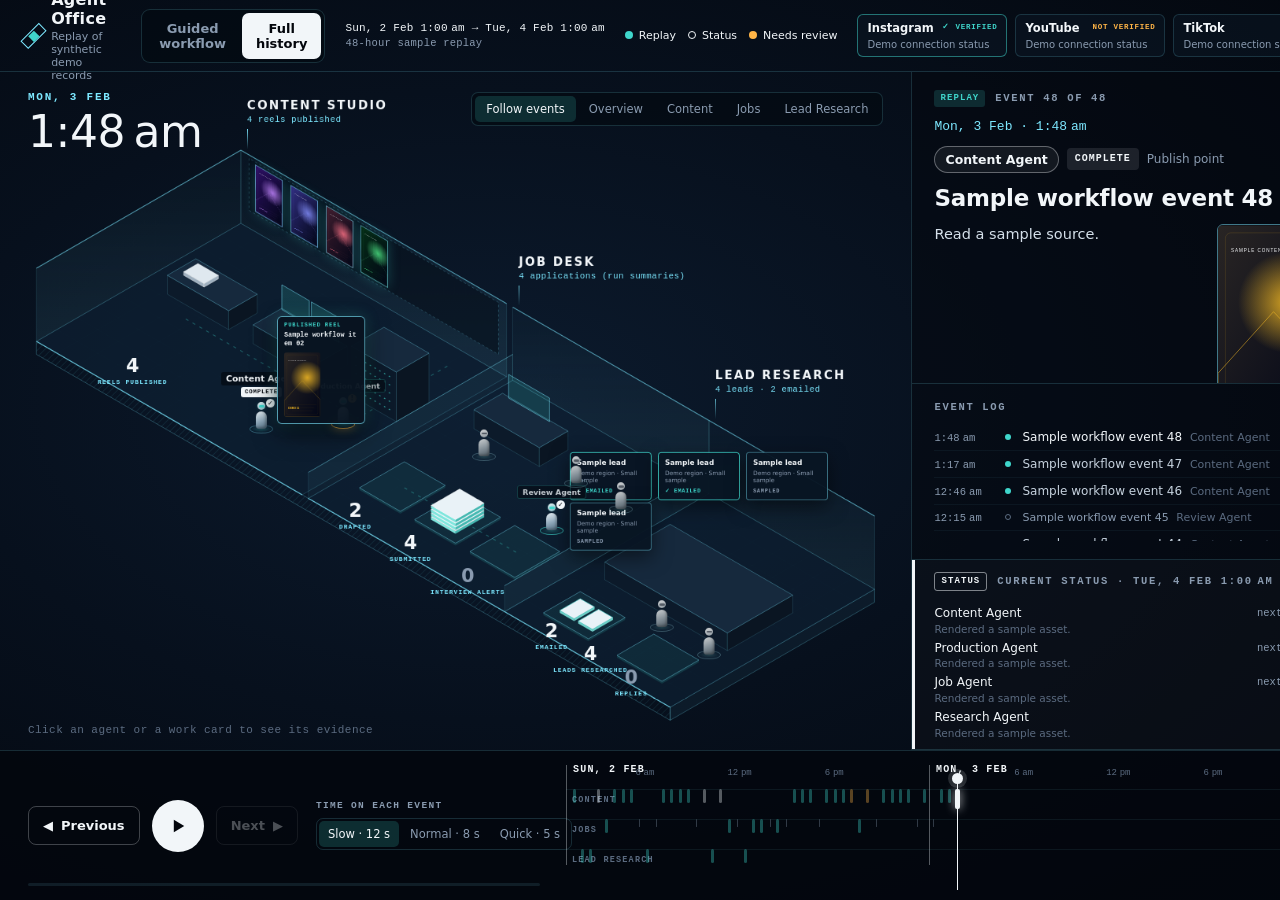
<file: public/index.html>
<!doctype html>
<html lang="en">
<head>
<meta charset="utf-8">
<meta name="viewport" content="width=device-width, initial-scale=1">
<title>Agent Office · Demo</title>
<link rel="stylesheet" href="office.css">
<link rel="stylesheet" href="app.css">
</head>
<body class="mode-full">
<div class="app">
  <header class="top">
    <div class="brand">
      <div class="mark"><span></span></div>
      <div>
        <div class="b1">Agent Office</div>
        <div class="b2">Replay of synthetic demo records</div>
      </div>
    </div>
    <div class="modes" role="tablist">
      <button data-mode="guided">Guided workflow</button>
      <button data-mode="full" class="on">Full history</button>
    </div>
    <div class="window" id="window"></div>
    <div class="legend">
      <span><i class="dot replay"></i>Replay</span>
      <span><i class="dot status"></i>Status <em id="statusAt"></em></span>
      <span><i class="dot review"></i>Needs review</span>
    </div>
    <div class="channels" id="channels"></div>
  </header>

  <main class="main">
    <section class="stage-wrap">
      <div id="stage" class="stage"></div>
      <div class="stage-hud">
        <div class="clock" id="clock"><div class="cd"></div><div class="ct"></div></div>
        <div class="viewbtns full-only">
          <button data-view="tour" class="on">Follow events</button>
          <button data-view="all">Overview</button>
          <button data-view="content">Content</button>
          <button data-view="jobs">Jobs</button>
          <button data-view="cleanic">Lead Research</button>
        </div>
      </div>
      <div class="stage-hint">Click an agent or a work card to see its evidence</div>
    </section>
    <aside class="panel">
      <div class="guided-only taskpick">
        <label for="task">Task</label>
        <select id="task"></select>
      </div>
      <div class="sec stepsec">
        <div class="sec-h"><span class="tag" id="steptag">Replay</span><span class="sec-t" id="stepof"></span><span class="sec-s" id="stepsrc"></span></div>
        <div id="stepcard" class="stepcard"></div>
      </div>
      <div class="sec list guided-only">
        <div class="sec-h"><span class="sec-t">Steps in this task</span></div>
        <ol id="steplist" class="steplist"></ol>
      </div>
      <div class="sec log full-only">
        <div class="sec-h"><span class="sec-t">Event log</span><span class="sec-s" id="logcount"></span></div>
        <ol id="log"></ol>
      </div>
      <div class="sec statussec full-only" id="statussec">
        <div class="sec-h"><span class="tag status">Status</span><span class="sec-t" id="statusTitle">Current status</span></div>
        <div id="status"></div>
      </div>
    </aside>
  </main>

  <footer class="bar">
    <div class="ctl">
      <button id="prev" class="nav" aria-label="Previous">◀<span>Previous</span></button>
      <button id="play" class="play" aria-label="Play">
        <svg viewBox="0 0 24 24" class="i-play"><path d="M7 4.5v15l12.5-7.5z"/></svg>
        <svg viewBox="0 0 24 24" class="i-pause"><path d="M6 4h4.2v16H6zM13.8 4H18v16h-4.2z"/></svg>
      </button>
      <button id="next" class="nav" aria-label="Next"><span>Next</span>▶</button>
      <div class="pace">
        <div class="pace-l" id="paceLabel">Auto-advance</div>
        <div class="seg" id="pace"></div>
      </div>
      <div class="dwell"><i id="dwell"></i></div>
    </div>
    <div class="tl-track" id="track">
      <div class="tl-days" id="days"></div>
      <div class="tl-lanes" id="lanes"></div>
      <div class="tl-head" id="head"><div class="tl-knob"></div></div>
    </div>
  </footer>
</div>
<script type="module" src="app.js"></script>
</body>
</html>
</file>
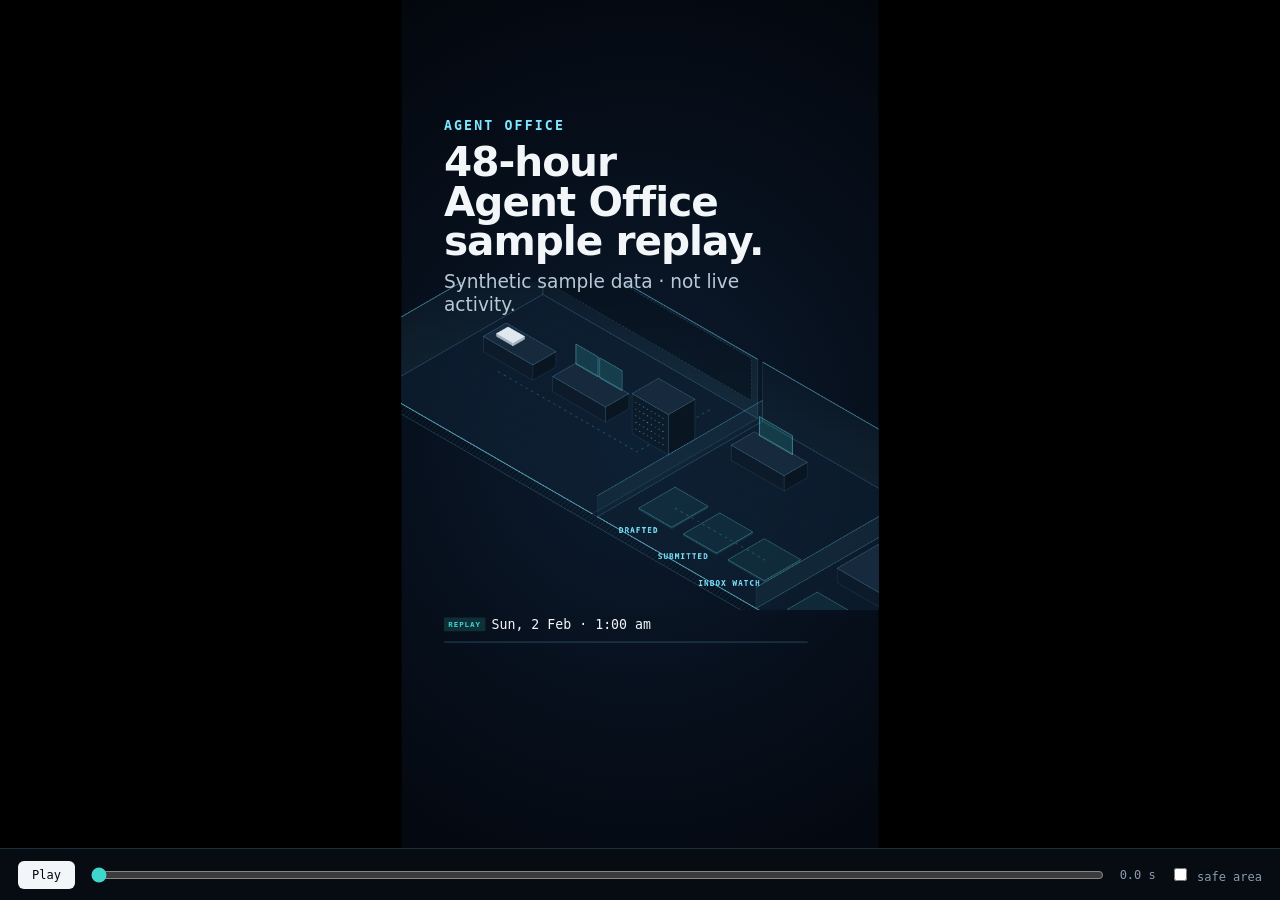
<file: public/reel.html>
<!doctype html>
<html lang="en">
<head>
<meta charset="utf-8">
<meta name="viewport" content="width=device-width, initial-scale=1">
<title>Agent Office · Reel Mode</title>
<link rel="stylesheet" href="office.css">
<link rel="stylesheet" href="reel.css">
</head>
<body>
<div id="fit">
  <div id="reel">
    <div id="office"></div>
    <div class="scrim" id="scrim"></div>

    <div class="txt" id="txt">
      <div class="kick" id="kick"></div>
      <div class="head" id="head"></div>
      <div class="sub" id="sub"></div>
    </div>

    <div class="v3" id="v3">
      <img src="thumbs/demo-feature.svg" alt="">
      <div class="v3m">
        <span class="tag disc">Found file</span>
        <div class="v3t">Sample video · demo render</div>
        <div class="v3d">Saved during the sample workflow</div>
        <span class="tag review">Demo status</span>
      </div>
    </div>

    <div class="sum" id="sum">
      <div class="sum-k">48 hours · synthetic sample</div>
      <div class="sum-r"><b id="s1"></b><span>reels posted</span></div>
      <div class="sum-r"><b id="s2"></b><span>job applications sent</span></div>
      <div class="sum-r"><b id="s3"></b><span>sample leads researched</span></div>
    </div>

    <div class="chip" id="chip"><span class="tag">Replay</span><span id="chipt"></span></div>
    <div class="bar"><i id="barfill"></i></div>

    <div class="safe" id="safe"><div class="st"></div><div class="sb"></div><div class="sl"></div><div class="sr"></div></div>
  </div>
</div>
<div class="ctl" id="ctl">
  <button id="pp">Play</button>
  <input id="scrub" type="range" min="0" max="29" step="0.01" value="0">
  <span id="tc">0.0 s</span>
  <label><input type="checkbox" id="safeT"> safe area</label>
</div>
<script type="module" src="reel.js"></script>
</body>
</html>
</file>
<file: public/office.css>
:root {
  --bg0: #03060c;
  --bg1: #07101d;
  --bg2: #0c1828;
  --line: rgba(125, 232, 255, .16);
  --teal: #3fd6cb;
  --cyan: #7de8ff;
  --white: #f2f6f9;
  --mute: #8a9bb0;
  --mute2: #5b6b80;
  --amber: #ffb547;
  --sans: -apple-system, "SF Pro Display", "Helvetica Neue", Inter, system-ui, sans-serif;
  --mono: ui-monospace, "SF Mono", Menlo, monospace;
}
* { box-sizing: border-box; }
html, body { margin: 0; height: 100%; background: var(--bg0); color: var(--white); font-family: var(--sans); -webkit-font-smoothing: antialiased; }

/* ---------- office (shared) ---------- */
.ofc-viewport { position: relative; overflow: hidden; }
.ofc-world { position: absolute; left: 0; top: 0; transform-origin: 0 0; will-change: transform; }
.ofc-world.ease { transition: transform 1.3s cubic-bezier(.6, .02, .2, 1); }
.ofc-svg { position: absolute; inset: 0; overflow: visible; }
.ofc-overlay { position: absolute; inset: 0; }

.grid line { stroke: rgba(125, 232, 255, .045); stroke-width: .7; }
.slab-cut { fill: url(#hatch); stroke: rgba(125, 232, 255, .35); stroke-width: .8; }
.slab-cut.side { fill: rgba(30, 60, 80, .25); }
.room { transition: opacity .9s ease; }
.room .floor { fill: rgba(16, 34, 54, .62); stroke: rgba(125, 232, 255, .22); stroke-width: .8; transition: fill .9s; }
.room .pool { opacity: 0; transition: opacity 1s; }
.room.lit .pool { opacity: 1; }
.room.lit .floor { fill: rgba(22, 52, 72, .72); stroke: rgba(125, 232, 255, .55); }
.room.dim { opacity: .28; }
.room .wall { fill: url(#wallg); stroke: rgba(125, 232, 255, .2); stroke-width: .7; }
.room .wall-top { stroke: rgba(125, 232, 255, .55); stroke-width: 1.1; }
.room .edge { stroke: rgba(125, 232, 255, .7); stroke-width: 1.3; }
.partition .glass { fill: rgba(125, 232, 255, .05); stroke: rgba(125, 232, 255, .2); stroke-width: .6; }
.partition .glass-top { stroke: rgba(125, 232, 255, .4); stroke-width: .9; }
.furn .f-top, .rack .f-top { fill: #16293d; stroke: rgba(125, 232, 255, .45); stroke-width: .7; }
.furn .f-front, .rack .f-front { fill: #0c1a2a; stroke: rgba(125, 232, 255, .25); stroke-width: .6; }
.furn .f-side, .rack .f-side { fill: #0a1522; stroke: rgba(125, 232, 255, .25); stroke-width: .6; }
.paper polygon { fill: #dfe8ef; stroke: #fff; stroke-width: .4; }
.paper .f-front, .paper .f-side { fill: #9fb0bf; }
.screen { fill: rgba(63, 214, 203, .16); stroke: rgba(125, 232, 255, .65); stroke-width: .8; }
.room.lit .screen { fill: rgba(63, 214, 203, .32); }
.led { stroke: rgba(63, 214, 203, .7); stroke-width: 1.2; stroke-dasharray: 2 5; }
.room.lit .led { animation: led 1.2s linear infinite; }
@keyframes led { to { stroke-dashoffset: -14; } }
.wallframe { fill: rgba(5, 12, 22, .55); stroke: rgba(125, 232, 255, .3); stroke-width: .7; stroke-dasharray: 3 3; }
.flow { fill: none; stroke: rgba(63, 214, 203, .35); stroke-width: 1.2; stroke-dasharray: 4 6; }
.room.lit .flow { stroke: rgba(63, 214, 203, .8); animation: led 1.6s linear infinite; }
.pad .f-top { fill: rgba(63, 214, 203, .08); stroke: rgba(125, 232, 255, .5); stroke-width: .8; }
.pad .f-front, .pad .f-side { fill: rgba(63, 214, 203, .15); stroke: none; }
.slabitem .f-top { fill: #e9f2f7; stroke: #fff; stroke-width: .4; }
.slabitem .f-front { fill: #7fe6dd; }
.slabitem .f-side { fill: #46b9b2; }
.envelope .f-top { fill: #e9f2f7; stroke: var(--teal); stroke-width: .6; }
.envelope .f-front, .envelope .f-side { fill: #6fcfc7; }
.radar .ring { fill: none; stroke: var(--teal); stroke-width: 1; opacity: 0; }
.radar.on .ring { animation: ping 1.6s ease-out; }
.radar.on .ring:nth-child(2) { animation-delay: .2s; }
.radar.on .ring:nth-child(3) { animation-delay: .4s; }
@keyframes ping { 0% { opacity: .9; transform: scale(.4); } 100% { opacity: 0; transform: scale(1.6); } }
.radar .ring { transform-box: fill-box; transform-origin: center; }

/* overlay pins */
.pin { position: absolute; transition: opacity .8s ease; }
.pin-bottom { transform: translate(-50%, -100%); }
.pin-center { transform: translate(-50%, -50%); }
[data-area].dim { filter: opacity(.07) saturate(.3); }
.pin, .wallthumb { transition: opacity .8s ease, filter .9s ease; }
.room-label { pointer-events: none; white-space: nowrap; text-align: left; }
.room-label .rl-name { font-size: 15px; font-weight: 650; letter-spacing: .14em; text-transform: uppercase; color: var(--white); }
.room-label .rl-stat { font-size: 11px; color: var(--cyan); font-family: var(--mono); margin-top: 3px; letter-spacing: .04em; }
.room-label::after { content: ""; display: block; width: 1px; height: 26px; margin: 6px 0 0 0; background: linear-gradient(var(--cyan), transparent); }

.tag { display: inline-block; font: 600 9px/1 var(--mono); letter-spacing: .12em; text-transform: uppercase; padding: 4px 6px; border-radius: 3px; background: rgba(63, 214, 203, .16); color: var(--teal); }
.tag.review { background: rgba(255, 181, 71, .16); color: var(--amber); }
.tag.disc { background: rgba(242, 246, 249, .1); color: var(--white); }
.tag.status { background: transparent; border: 1px solid rgba(242, 246, 249, .5); color: var(--white); }

/* objects */
.page { width: 118px; padding: 9px 10px 11px; background: #eef4f8; color: #0b1622; border-radius: 3px; font-size: 9.5px; line-height: 1.32; box-shadow: 0 10px 30px rgba(0, 0, 0, .55); }
.page b { display: block; font: 700 7px/1 var(--mono); letter-spacing: .14em; color: #2a8f8a; margin-bottom: 5px; }
.thumbcard { width: 66px; border-radius: 4px; overflow: hidden; background: #000; border: 1px solid rgba(125, 232, 255, .6); box-shadow: 0 0 0 1px rgba(0, 0, 0, .6), 0 12px 32px rgba(0, 0, 0, .6), 0 0 22px rgba(63, 214, 203, .25); }
.thumbcard img { display: block; width: 100%; aspect-ratio: 9/16; object-fit: cover; }
.thumbcard.wide { width: 128px; }
.thumbcard.wide img { aspect-ratio: 16/9; }
.thumbcard.review { border-color: var(--amber); box-shadow: 0 12px 32px rgba(0, 0, 0, .6), 0 0 22px rgba(255, 181, 71, .25); }
.thumbcard .cap { font: 600 7.5px/1.25 var(--sans); padding: 4px 5px; background: #08121e; color: var(--white); }
.wallthumb { position: absolute; transform-origin: 0 0; transform: skewY(30deg); background-size: cover; background-position: center; border: 1px solid rgba(125, 232, 255, .55); box-shadow: 0 0 14px rgba(63, 214, 203, .25); transition: opacity .6s; }
.counter { pointer-events: none; text-align: center; white-space: nowrap; }
.counter .n { font: 700 24px/1 var(--sans); color: var(--white); font-variant-numeric: tabular-nums; }
.counter .l { font: 600 8px/1.2 var(--mono); letter-spacing: .14em; text-transform: uppercase; color: var(--cyan); margin-top: 4px; }
.counter.zero .n { color: var(--mute); }
.leadcard { width: 104px; padding: 7px 8px; border-radius: 4px; background: rgba(9, 22, 36, .94); border: 1px solid rgba(125, 232, 255, .45); font-size: 8.5px; line-height: 1.3; color: var(--white); box-shadow: 0 8px 24px rgba(0, 0, 0, .5); transition: opacity .5s, transform .5s; }
.leadcard .k { font-weight: 650; font-size: 9px; }
.leadcard .m { color: var(--mute); font-size: 7.5px; margin-top: 2px; }
.leadcard .o { margin-top: 5px; font: 600 7px/1 var(--mono); letter-spacing: .1em; text-transform: uppercase; color: var(--mute); }
.leadcard.emailed { border-color: var(--teal); }
.leadcard.emailed .o { color: var(--teal); }
.flyer { position: absolute; transition: left 1.1s cubic-bezier(.5, 0, .2, 1), top 1.1s cubic-bezier(.5, 0, .2, 1), opacity .4s; z-index: 5; }
</file>
<file: public/app.css>
body { overflow: hidden; }
.app { height: 100vh; display: grid; grid-template-rows: 72px 1fr 150px; background:
  radial-gradient(1200px 700px at 38% 45%, #0c1b2e 0%, var(--bg1) 45%, var(--bg0) 100%); }
button { font: inherit; color: inherit; background: none; border: 0; cursor: pointer; }

/* header */
.top { display: flex; align-items: center; gap: 28px; padding: 0 28px; border-bottom: 1px solid var(--line); }
.brand { display: flex; align-items: center; gap: 12px; min-width: 250px; }
.mark { width: 26px; height: 26px; border: 1.5px solid var(--cyan); transform: rotate(45deg); display: grid; place-items: center; }
.mark span { width: 8px; height: 8px; background: var(--teal); }
.b1 { font-weight: 700; font-size: 16px; letter-spacing: .02em; }
.b2 { font-size: 11px; color: var(--mute); margin-top: 2px; }
.window { font: 500 12px/1.35 var(--mono); color: var(--white); letter-spacing: .02em; }
.window em { font-style: normal; color: var(--mute); display: block; font-size: 10.5px; }
.legend { display: flex; gap: 16px; font-size: 11.5px; color: var(--white); margin-left: auto; }
.legend em { font-style: normal; color: var(--mute); margin-left: 4px; }
.dot { display: inline-block; width: 8px; height: 8px; border-radius: 50%; margin-right: 6px; vertical-align: 0; }
.dot.replay { background: var(--teal); }
.dot.status { border: 1.5px solid var(--white); }
.dot.review { background: var(--amber); }
.channels { display: flex; gap: 8px; }
.ch { width: 158px; padding: 7px 10px; border: 1px solid var(--line); border-radius: 6px; background: rgba(10, 22, 36, .6); }
.ch .r1 { display: flex; align-items: center; justify-content: space-between; font-size: 11.5px; font-weight: 650; }
.ch .st { font: 600 8.5px/1 var(--mono); letter-spacing: .1em; text-transform: uppercase; }
.ch .r2 { font-size: 10px; color: var(--mute); margin-top: 4px; white-space: nowrap; overflow: hidden; text-overflow: ellipsis; }
.ch.verified { border-color: rgba(63, 214, 203, .5); }
.ch.verified .st { color: var(--teal); }
.ch.unverified .st { color: var(--amber); }
.ch.none .st { color: var(--mute2); }

/* main */
.main { display: grid; grid-template-columns: 1fr 440px; min-height: 0; }
.stage-wrap { position: relative; min-width: 0; }
.stage { position: absolute; inset: 0; }
.stage-hud { position: absolute; left: 28px; right: 28px; top: 20px; display: flex; justify-content: space-between; align-items: flex-start; pointer-events: none; }
.clock { pointer-events: none; }
.clock .cd { font: 600 11px/1 var(--mono); letter-spacing: .16em; color: var(--cyan); text-transform: uppercase; }
.clock .ct { font: 300 44px/1.05 var(--sans); letter-spacing: -.01em; margin-top: 6px; font-variant-numeric: tabular-nums; }
.viewbtns { pointer-events: auto; display: flex; gap: 2px; padding: 3px; border: 1px solid var(--line); border-radius: 7px; background: rgba(4, 10, 18, .7); }
.viewbtns button { font-size: 11.5px; padding: 6px 11px; border-radius: 5px; color: var(--mute); }
.viewbtns button.on { background: rgba(63, 214, 203, .16); color: var(--white); }

/* panel */
.panel { border-left: 1px solid var(--line); display: flex; flex-direction: column; min-height: 0; background: rgba(4, 9, 16, .55); }
.sec { padding: 18px 22px; border-bottom: 1px solid var(--line); }
.sec-h { display: flex; align-items: center; gap: 10px; margin-bottom: 12px; }
.sec-t { font: 600 10.5px/1 var(--mono); letter-spacing: .16em; text-transform: uppercase; color: var(--mute); }
.sec-s { margin-left: auto; font: 500 10.5px/1 var(--mono); color: var(--mute2); }
.nowcard { min-height: 188px; }
.nc-time { font: 500 12px/1 var(--mono); color: var(--cyan); letter-spacing: .04em; }
.nc-area { font: 600 10px/1 var(--mono); letter-spacing: .14em; text-transform: uppercase; color: var(--mute); margin-top: 10px; }
.nc-title { font-size: 21px; font-weight: 650; margin-top: 6px; line-height: 1.2; }
.nc-row { display: flex; gap: 14px; margin-top: 12px; align-items: flex-start; }
.nc-out { font-size: 13.5px; line-height: 1.42; color: #d5e0ea; flex: 1; }
.nc-thumb { width: 64px; border-radius: 4px; border: 1px solid rgba(125, 232, 255, .45); }
.nc-thumb.wide { width: 118px; }
.nc-note { margin-top: 8px; font-size: 12px; color: var(--amber); }
.nc-src { margin-top: 10px; font: 500 9.5px/1.4 var(--mono); color: var(--mute2); }
.nc-empty { color: var(--mute); font-size: 13px; line-height: 1.5; }
.log { flex: 1; min-height: 0; display: flex; flex-direction: column; }
.log ol { list-style: none; margin: 0; padding: 0; overflow: auto; flex: 1; }
.log li { display: grid; grid-template-columns: 62px 8px 1fr; gap: 9px; align-items: baseline; padding: 6px 0; font-size: 12px; color: #c6d2de; border-bottom: 1px solid rgba(125, 232, 255, .05); cursor: pointer; }
.log li .lt { font: 500 10.5px/1 var(--mono); color: var(--mute); }
.log li .ld { width: 6px; height: 6px; border-radius: 50%; background: var(--teal); transform: translateY(-1px); }
.log li.minor { color: var(--mute); font-size: 11px; }
.log li.minor .ld { background: transparent; border: 1px solid var(--mute2); }
.log li.review .ld { background: var(--amber); }
.log li.disc .ld { background: var(--white); }
.log li.cur { color: var(--white); }
.statussec { background: rgba(242, 246, 249, .02); }
.statussec.hl { box-shadow: inset 3px 0 0 var(--white); }
.st-ag { display: grid; grid-template-columns: 1fr auto; gap: 2px 10px; padding: 6px 0; font-size: 12px; }
.st-ag .n { color: var(--white); }
.st-ag .s { font: 500 10.5px/1.4 var(--mono); color: var(--mute); text-align: right; }
.st-ag .d { grid-column: 1 / -1; font-size: 10.5px; color: var(--mute2); }
.st-ag.off .s { color: var(--mute2); }
.st-rev { margin-top: 10px; padding-top: 10px; border-top: 1px dashed rgba(255, 181, 71, .25); }
.st-rev div { font-size: 12px; color: var(--amber); padding: 3px 0 3px 14px; position: relative; }
.st-rev div::before { content: ""; position: absolute; left: 0; top: 9px; width: 6px; height: 6px; border-radius: 50%; background: var(--amber); }

/* timeline */

.tl-controls { display: flex; flex-direction: column; justify-content: center; gap: 8px; padding: 0 22px 0 28px; }
.play { width: 44px; height: 44px; border-radius: 50%; background: var(--white); color: var(--bg0); display: grid; place-items: center; }
.play svg { width: 18px; height: 18px; fill: currentColor; }
.play .i-pause, .playing .play .i-play { display: none; }
.playing .play .i-pause { display: block; }
.tl-controls .row { display: flex; gap: 8px; align-items: center; }
.speed, .toend { font: 500 10.5px/1 var(--mono); color: var(--mute); padding: 6px 8px; border: 1px solid var(--line); border-radius: 5px; text-align: left; }
.toend:hover, .speed:hover { color: var(--white); }
.tl-track { position: relative; margin: 14px 28px 16px 6px; cursor: pointer; user-select: none; }
.tl-days { position: absolute; left: 0; right: 0; top: 0; height: 18px; }
.tl-day { position: absolute; top: 0; font: 600 10px/1 var(--mono); letter-spacing: .12em; text-transform: uppercase; color: var(--white); padding-left: 6px; border-left: 1px solid rgba(242, 246, 249, .35); height: 100px; }
.tl-hour { position: absolute; top: 4px; font: 500 9px/1 var(--mono); color: var(--mute2); transform: translateX(-50%); }
.tl-night { position: absolute; top: 18px; bottom: 0; background: rgba(0, 0, 0, .35); }
.tl-lanes { position: absolute; left: 0; right: 0; top: 24px; bottom: 0; }
.lane { position: absolute; left: 0; right: 0; height: 22px; border-top: 1px solid rgba(125, 232, 255, .07); }
.lane .ln { position: absolute; left: 6px; top: 6px; font: 600 8.5px/1 var(--mono); letter-spacing: .14em; text-transform: uppercase; color: var(--mute2); pointer-events: none; }
.tick { position: absolute; top: 4px; width: 3px; height: 14px; margin-left: -1.5px; border-radius: 2px; background: var(--teal); opacity: .85; }
.tick.minor { width: 1px; margin-left: 0; height: 8px; top: 7px; background: var(--mute); opacity: .7; }
.tick.review { background: var(--amber); }
.tick.disc { background: var(--white); }
.tick.past { opacity: .35; }
.tl-head { position: absolute; top: 14px; bottom: -4px; width: 0; border-left: 1.5px solid var(--white); pointer-events: none; }
.tl-knob { position: absolute; left: -6px; top: -6px; width: 11px; height: 11px; border-radius: 50%; background: var(--white); box-shadow: 0 0 0 4px rgba(242, 246, 249, .15); }
.tl-end { position: absolute; right: -1px; top: 18px; bottom: 0; border-right: 1.5px dashed rgba(242, 246, 249, .55); }
.tl-endlab { display: none; position: absolute; right: 4px; top: 82px; font: 600 9px/1 var(--mono); letter-spacing: .12em; color: var(--white); }

/* ---------- modes ---------- */
.modes { display: flex; padding: 3px; gap: 2px; border: 1px solid var(--line); border-radius: 9px; background: rgba(4, 10, 18, .7); }
.modes button { font-size: 13px; font-weight: 600; padding: 8px 14px; border-radius: 7px; color: var(--mute); }
.modes button.on { background: var(--white); color: var(--bg0); }
.mode-guided .full-only, .mode-full .guided-only { display: none !important; }
.stage-hint { position: absolute; left: 28px; bottom: 14px; font: 500 11px/1 var(--mono); color: var(--mute2); letter-spacing: .04em; }
.clock .ct.small { font-size: 26px; margin-top: 10px; }

/* ---------- panel ---------- */
.taskpick { padding: 16px 22px 0; }
.taskpick label { display: block; font: 600 10.5px/1 var(--mono); letter-spacing: .16em; text-transform: uppercase; color: var(--mute); margin-bottom: 8px; }
.taskpick select { width: 100%; font: 600 14px var(--sans); color: var(--white); background: #0b1626; border: 1px solid rgba(125, 232, 255, .3); border-radius: 7px; padding: 10px 12px; }
.stepsec { overflow: auto; flex: 0 1 auto; max-height: 64%; }
.mode-full .stepsec { max-height: 52%; }
.stepcard { font-size: 14px; }
.sc-time { font: 500 13px/1.3 var(--mono); color: var(--cyan); }
.sc-who { display: flex; flex-wrap: wrap; gap: 8px; align-items: center; margin-top: 10px; }
.chip-agent { font: 650 12.5px var(--sans); color: var(--white); padding: 5px 10px; border-radius: 20px; border: 1px solid rgba(242, 246, 249, .35); background: rgba(242, 246, 249, .06); }
.chip-agent:hover { border-color: var(--cyan); }
.chip-agent.you { border-style: dashed; }
.chip-state { font: 600 10px/1 var(--mono); letter-spacing: .1em; text-transform: uppercase; padding: 6px 8px; border-radius: 4px; background: rgba(63, 214, 203, .15); color: var(--teal); }
.chip-state.st-handoff { background: rgba(125, 232, 255, .16); color: var(--cyan); }
.chip-state.st-complete { background: rgba(242, 246, 249, .1); color: var(--white); }
.chip-state.st-waiting { background: rgba(138, 155, 176, .12); color: var(--mute); }
.chip-state.st-review { background: rgba(255, 181, 71, .16); color: var(--amber); }
.sc-where { font-size: 12px; color: var(--mute); }
.sc-title { font-size: 23px; font-weight: 680; line-height: 1.2; margin-top: 12px; letter-spacing: -.01em; }
.sc-row { display: flex; gap: 16px; align-items: flex-start; margin-top: 12px; }
.sc-detail { flex: 1; font-size: 14.5px; line-height: 1.5; color: #d5e0ea; }
.sc-prev { width: 112px; border-radius: 6px; border: 1px solid rgba(125, 232, 255, .5); aspect-ratio: 9/16; object-fit: cover; flex: none; }
.sc-prev.wide { width: 100%; aspect-ratio: 16/9; }
.sc-row:has(.sc-prev.wide) { flex-direction: column; }
.sc-quote { flex: 0 0 150px; font-size: 13px; line-height: 1.4; color: #0b1622; background: #eef4f8; padding: 12px; border-radius: 4px; }
.sc-ho { margin-top: 14px; padding: 12px 14px; border-radius: 8px; border: 1px solid rgba(125, 232, 255, .35); background: rgba(125, 232, 255, .06); }
.sc-ho-h { font: 600 10.5px/1.3 var(--mono); letter-spacing: .1em; text-transform: uppercase; color: var(--cyan); }
.sc-ho-w { font: 600 13px/1.3 var(--mono); margin-top: 6px; }
.sc-ho-b { font-size: 12.5px; color: #b9c8d6; margin-top: 6px; line-height: 1.45; }
.sc-note { margin-top: 12px; font-size: 13px; line-height: 1.45; color: #ffd9a0; padding: 10px 12px; border-left: 3px solid var(--amber); background: rgba(255, 181, 71, .07); }
.sc-note b { display: block; font: 600 10px/1 var(--mono); letter-spacing: .12em; text-transform: uppercase; color: var(--amber); margin-bottom: 5px; }
.sc-ev { margin-top: 14px; }
.sc-ev summary { cursor: pointer; font: 600 10.5px/1 var(--mono); letter-spacing: .14em; text-transform: uppercase; color: var(--mute); }
.sc-ev dl, .ag-dl { display: grid; grid-template-columns: 110px 1fr; gap: 6px 12px; margin: 10px 0 0; font-size: 12.5px; }
.sc-ev dt, .ag-dl dt { color: var(--mute); }
.sc-ev dd, .ag-dl dd { margin: 0; color: #d5e0ea; word-break: break-word; }
.sc-ev a { color: var(--cyan); }
.ag-evs { list-style: none; padding: 0; margin: 12px 0; max-height: 220px; overflow: auto; font-size: 12.5px; }
.ag-evs li { padding: 5px 0; border-bottom: 1px solid rgba(125, 232, 255, .06); cursor: pointer; color: #c6d2de; }
.ag-evs li span { font: 500 11px var(--mono); color: var(--cyan); margin-right: 8px; }
.back { font: 600 12px var(--sans); color: var(--cyan); }
.steplist { list-style: none; margin: 0; padding: 0; }
.steplist li { display: grid; grid-template-columns: 26px 1fr auto; gap: 10px; align-items: center; padding: 8px 0; font-size: 13px; color: var(--mute); cursor: pointer; border-bottom: 1px solid rgba(125, 232, 255, .06); }
.steplist .n { width: 22px; height: 22px; border-radius: 50%; border: 1px solid var(--mute2); display: grid; place-items: center; font: 600 11px var(--mono); }
.steplist .w { font: 500 11px var(--mono); color: var(--mute2); }
.steplist li.done { color: #c6d2de; } .steplist li.done .n { background: rgba(63, 214, 203, .2); border-color: var(--teal); color: var(--teal); }
.steplist li.cur { color: var(--white); font-weight: 600; } .steplist li.cur .n { background: var(--white); color: var(--bg0); border-color: var(--white); }
.steplist li.rev .n { border-color: var(--amber); }
.log li em { font-style: normal; color: var(--mute2); font-size: 11px; margin-left: 4px; }

/* ---------- bottom bar ---------- */
.bar { display: grid; grid-template-columns: 560px 1fr; border-top: 1px solid var(--line); background: rgba(3, 7, 13, .85); }
.ctl { display: flex; align-items: center; gap: 12px; padding: 0 20px 0 28px; position: relative; }
.nav { display: flex; gap: 8px; align-items: center; font: 600 13px var(--sans); color: var(--white); padding: 11px 14px; border-radius: 8px; border: 1px solid rgba(242, 246, 249, .25); }
.nav:disabled { opacity: .3; cursor: default; }
.nav:not(:disabled):hover { border-color: var(--white); }
.play { width: 52px; height: 52px; border-radius: 50%; background: var(--white); color: var(--bg0); display: grid; place-items: center; flex: none; }
.play svg { width: 20px; height: 20px; fill: currentColor; }
.play .i-pause, .playing .play .i-play { display: none; }
.playing .play .i-pause { display: block; }
.pace { margin-left: 6px; }
.pace-l { font: 600 9.5px/1 var(--mono); letter-spacing: .14em; text-transform: uppercase; color: var(--mute); margin-bottom: 7px; }
.seg { display: flex; gap: 2px; padding: 2px; border: 1px solid var(--line); border-radius: 7px; }
.seg button { font: 500 11.5px var(--sans); color: var(--mute); padding: 6px 9px; border-radius: 5px; white-space: nowrap; }
.seg button.on { background: rgba(63, 214, 203, .18); color: var(--white); }
.dwell { position: absolute; left: 28px; right: 20px; bottom: 14px; height: 3px; background: rgba(125, 232, 255, .1); border-radius: 2px; }
.dwell i { position: absolute; left: 0; top: 0; bottom: 0; background: var(--teal); border-radius: 2px; }
.tl-track { margin: 14px 28px 14px 6px; }
.lane { height: 22px; }
.tick.in { opacity: 1 !important; height: 20px; top: 1px; width: 5px; margin-left: -2.5px; background: var(--white); box-shadow: 0 0 10px rgba(242, 246, 249, .8); }
.mode-guided .tl-track { opacity: .75; }
.tl-head { transition: left .7s cubic-bezier(.5, 0, .2, 1); }

/* Subtle workstation activity keeps the whole room alive during history replay. */
.room .screen { animation: screen-scan 4.8s ease-in-out infinite; }
.room .screen:nth-of-type(2n) { animation-delay: -2.1s; }
@keyframes screen-scan { 50% { fill: rgba(63, 214, 203, .26); filter: drop-shadow(0 0 4px rgba(63, 214, 203, .28)); } }

/* ---------- agents ---------- */
.agent { position: absolute; padding: 0; background: none; border: 0; cursor: pointer; display: flex; flex-direction: column; align-items: center;
  transition: left 1.4s cubic-bezier(.55, 0, .25, 1), top 1.4s cubic-bezier(.55, 0, .25, 1), opacity .6s, filter .8s; z-index: 3; }
.agent .ag-fig { position: relative; width: 16px; height: 34px; }
.agent .ag-head { position: absolute; left: 3px; top: 0; width: 10px; height: 10px; border-radius: 50%; background: linear-gradient(160deg, #f4f8fb, #9db3c4); }
.agent .ag-head::after { content: ""; position: absolute; left: 2px; right: 1px; top: 4px; height: 2.5px; border-radius: 2px; background: var(--teal); box-shadow: 0 0 5px var(--teal); }
.agent .ag-body { position: absolute; left: 1px; top: 12px; width: 14px; height: 22px; border-radius: 7px 7px 4px 4px; background: linear-gradient(160deg, #e8f0f5 0%, #8ea7b9 55%, #4f6a7e 100%); box-shadow: inset -2px -2px 3px rgba(0, 0, 0, .25); }
.agent .ag-badge { position: absolute; right: -9px; top: -4px; width: 11px; height: 11px; border-radius: 50%; display: none; font: 700 8px/11px var(--sans); text-align: center; color: var(--bg0); }
.agent .ag-base { width: 30px; height: 11px; margin-top: -5px; border-radius: 50%; border: 1.5px solid rgba(125, 232, 255, .35); background: radial-gradient(rgba(63, 214, 203, .25), transparent 70%); }
.agent .ag-label { position: absolute; bottom: 100%; margin-bottom: 6px; white-space: nowrap; text-align: center; pointer-events: none; display: flex; flex-direction: column; align-items: center; gap: 2px; }
.agent .ag-label b { font: 650 9.5px var(--sans); color: var(--white); background: rgba(5, 12, 22, .85); padding: 2px 6px; border-radius: 3px; }
.agent .ag-label .ag-state { display: none; font: 600 7.5px/1 var(--mono); letter-spacing: .1em; text-transform: uppercase; padding: 3px 5px; border-radius: 3px; }
.agent.active .ag-label .ag-state { display: block; }
.agent.active .ag-label b { font-size: 11px; }
.agent.st-waiting { filter: grayscale(.45) brightness(.86); }
.agent.recent .ag-label { display: flex !important; opacity: 1; }
.agent.recent .ag-label b { border: 1px solid rgba(63, 214, 203, .28); }
.agent.recent.st-complete .ag-base { border-color: rgba(63, 214, 203, .65); animation: agpulse 2.8s ease-in-out infinite; }
.agent.recent .ag-fig { animation: agbob 3.2s ease-in-out infinite; }
.agent.active.recent .ag-fig { animation-duration: 1.1s; }
.agent.st-waiting .ag-head::after { background: #5b6b80; box-shadow: none; }
.agent.st-working .ag-base { border-color: var(--teal); animation: agpulse 1.4s ease-in-out infinite; }
.agent.st-working .ag-state { background: rgba(63, 214, 203, .9); color: var(--bg0); }
.agent.st-working .ag-fig { animation: agbob 1.1s ease-in-out infinite; }
.agent.st-handoff .ag-base { border-color: var(--cyan); box-shadow: 0 0 12px rgba(125, 232, 255, .6); }
.agent.st-handoff .ag-state { background: var(--cyan); color: var(--bg0); }
.agent.st-complete .ag-badge { display: block; background: var(--white); }
.agent.st-complete .ag-badge::before { content: "✓"; }
.agent.st-complete .ag-state { background: var(--white); color: var(--bg0); }
.agent.st-review .ag-base { border-color: var(--amber); box-shadow: 0 0 12px rgba(255, 181, 71, .5); }
.agent.st-review .ag-badge { display: block; background: var(--amber); }
.agent.st-review .ag-badge::before { content: "!"; }
.agent.st-review .ag-state { background: var(--amber); color: var(--bg0); }
.agent:not(.active) .ag-label { opacity: .8; }
[data-focus="all"] .agent:not(.active) .ag-label { display: none; }
@keyframes agpulse { 50% { box-shadow: 0 0 16px rgba(63, 214, 203, .7); transform: scale(1.15); } }
@keyframes agbob { 50% { transform: translateY(-2px); } }

/* ---------- moving work card ---------- */
.workcard { position: absolute; z-index: 4; width: 112px; padding: 7px 8px 8px; border-radius: 6px; text-align: left; cursor: pointer;
  background: rgba(9, 20, 33, .96); border: 1px solid rgba(125, 232, 255, .7); color: var(--white);
  box-shadow: 0 12px 30px rgba(0, 0, 0, .6), 0 0 18px rgba(63, 214, 203, .25);
  transition: left 1.3s cubic-bezier(.55, 0, .25, 1), top 1.3s cubic-bezier(.55, 0, .25, 1), opacity .5s; }
.workcard.review { border-color: var(--amber); }
.workcard .wc-k { font: 600 7px/1 var(--mono); letter-spacing: .14em; text-transform: uppercase; color: var(--teal); }
.workcard .wc-f { font: 600 8.5px/1.25 var(--mono); margin-top: 4px; word-break: break-all; }
.workcard img { display: block; width: 46px; aspect-ratio: 9/16; object-fit: cover; border-radius: 3px; margin-top: 6px; }
.workcard img.wide { width: 100%; aspect-ratio: 16/9; }
.workcard .wc-t { margin-top: 6px; font-size: 8.5px; line-height: 1.3; color: #0b1622; background: #eef4f8; padding: 5px 6px; border-radius: 3px; }
.agent.dim, .workcard.dim { filter: opacity(.07) saturate(.3) !important; pointer-events: none; }
/* compact header so both modes fit */
.top { gap: 20px; }
.brand { min-width: 0; }
.window { font-size: 11px; white-space: nowrap; }
.legend { gap: 12px; font-size: 11px; white-space: nowrap; }
.legend em { display: none; }
.ch { width: 138px; padding: 6px 9px; }
.workcard.pin-bottom { transform: translate(0, -100%); }
.ch { width: 150px; }
.ch .st { font-size: 7.5px; }
.mode-full .stepsec { max-height: 46%; flex: none; }
.mode-full .log { min-height: 150px; flex: 1 1 auto; }
.mode-full .statussec { flex: none; max-height: 190px; overflow: auto; padding-top: 12px; padding-bottom: 12px; }
.mode-full .statussec .st-ag { padding: 3px 0; }
</file>
<file: public/reel.css>
body { overflow: hidden; background: #000; }
#fit { position: fixed; inset: 0 0 52px 0; }
body.capture #fit { inset: 0; }
#reel { position: absolute; left: 50%; top: 50%; width: 1080px; height: 1920px; overflow: hidden; transform-origin: 0 0;
  background: radial-gradient(1100px 1200px at 50% 52%, #0d1d31 0%, #07101d 48%, #03060c 100%); }
#office { position: absolute; left: 0; top: 640px; width: 1080px; height: 740px; }

/* bigger office typography for phone */
#reel .room-label .rl-name { font-size: 19px; }
#reel .room-label .rl-stat { display: none; }
#reel .counter .n { font-size: 30px; }
#reel .counter .l { font-size: 12px; }
#reel .page { width: 150px; font-size: 12px; }
#reel .page b { font-size: 8.5px; }
#reel .thumbcard { width: 84px; }
#reel .leadcard { width: 196px; padding: 10px 11px; }
#reel .leadcard .k { font-size: 15px; white-space: nowrap; }
#reel .leadcard .m { font-size: 12.5px; }
#reel .leadcard .o { font-size: 11px; margin-top: 7px; }
#reel .ofc-world { transition: none; }
.flyer, #reel .pin, #reel .wallthumb { transition: none !important; }

.txt { position: absolute; left: 96px; right: 160px; top: 270px; }
.kick { font: 600 30px/1 var(--mono); letter-spacing: .16em; text-transform: uppercase; color: var(--cyan); height: 30px; }
.head { margin-top: 22px; font-weight: 750; font-size: 92px; line-height: .98; letter-spacing: -.025em; color: var(--white); }
.head .num { font-size: 168px; letter-spacing: -.04em; line-height: .9; display: inline-block; min-width: .6em; font-variant-numeric: tabular-nums; }
.head .lab { display: block; font-size: 64px; letter-spacing: -.01em; margin-top: 6px; }
.sub { margin-top: 22px; font-size: 42px; line-height: 1.2; color: #b9c8d6; font-weight: 450; }
.sub .warn { color: var(--amber); }
.txt > * { transition: none; }

.scrim { position: absolute; inset: 0; background: rgba(2, 5, 10, .9); opacity: 0; pointer-events: none; }

.v3 { position: absolute; left: 96px; right: 160px; top: 1090px; display: flex; gap: 26px; align-items: center; padding: 22px; border-radius: 14px;
  background: rgba(6, 14, 24, .94); border: 1.5px solid rgba(255, 181, 71, .7); box-shadow: 0 30px 80px rgba(0, 0, 0, .7); opacity: 0; }
.v3 img { width: 340px; aspect-ratio: 16/9; object-fit: cover; border-radius: 8px; display: block; }
.v3m { display: flex; flex-direction: column; gap: 12px; align-items: flex-start; }
.v3 .tag { font-size: 15px; padding: 7px 10px; }
.v3t { font-size: 30px; font-weight: 650; line-height: 1.15; }
.v3d { font: 500 20px/1 var(--mono); color: var(--mute); }

.sum { position: absolute; left: 96px; right: 160px; top: 760px; opacity: 0; }
.sum-k { font: 600 28px/1 var(--mono); letter-spacing: .16em; text-transform: uppercase; color: var(--cyan); margin-bottom: 30px; }
.sum-r { display: flex; align-items: baseline; gap: 26px; padding: 22px 0; border-top: 1.5px solid rgba(125, 232, 255, .18); }
.sum-r b { font-size: 132px; font-weight: 750; letter-spacing: -.04em; line-height: .9; min-width: 140px; font-variant-numeric: tabular-nums; }
.sum-r span { font-size: 44px; font-weight: 550; color: #d9e4ee; }

.chip { position: absolute; left: 96px; top: 1398px; display: flex; gap: 14px; align-items: center; font: 500 30px/1 var(--mono); color: var(--white); }
.chip .tag { font-size: 17px; padding: 7px 10px; }
.bar { position: absolute; left: 96px; right: 160px; top: 1452px; height: 4px; background: rgba(125, 232, 255, .14); border-radius: 2px; }
.bar i { position: absolute; left: 0; top: 0; bottom: 0; background: var(--teal); border-radius: 2px; }

.safe { position: absolute; inset: 0; pointer-events: none; display: none; }
.safe.on { display: block; }
.safe > div { position: absolute; background: rgba(255, 60, 60, .18); outline: 1px dashed rgba(255, 90, 90, .8); }
.safe .st { left: 0; right: 0; top: 0; height: 220px; }
.safe .sb { left: 0; right: 0; bottom: 0; height: 420px; }
.safe .sl { left: 0; top: 220px; bottom: 420px; width: 64px; }
.safe .sr { right: 0; top: 220px; bottom: 420px; width: 150px; }

.ctl { position: fixed; left: 0; right: 0; bottom: 0; height: 52px; display: flex; gap: 14px; align-items: center; padding: 0 18px; background: #070b12; border-top: 1px solid var(--line); font: 500 12px var(--mono); color: var(--mute); }
.ctl button { font: inherit; color: var(--bg0); background: var(--white); border: 0; border-radius: 6px; padding: 7px 14px; cursor: pointer; }
.ctl input[type=range] { flex: 1; accent-color: var(--teal); }
body.capture .ctl { display: none; }

/* frame-exact capture: no CSS transitions or looping animations inside the reel */
#reel .room, #reel .room *, #reel .pin, #reel [data-area] { transition: none !important; }
#reel .room.lit .led, #reel .room.lit .flow, #reel .led, #reel .flow { animation: none !important; }
#reel .room .pool { transition: none !important; }
</file>
